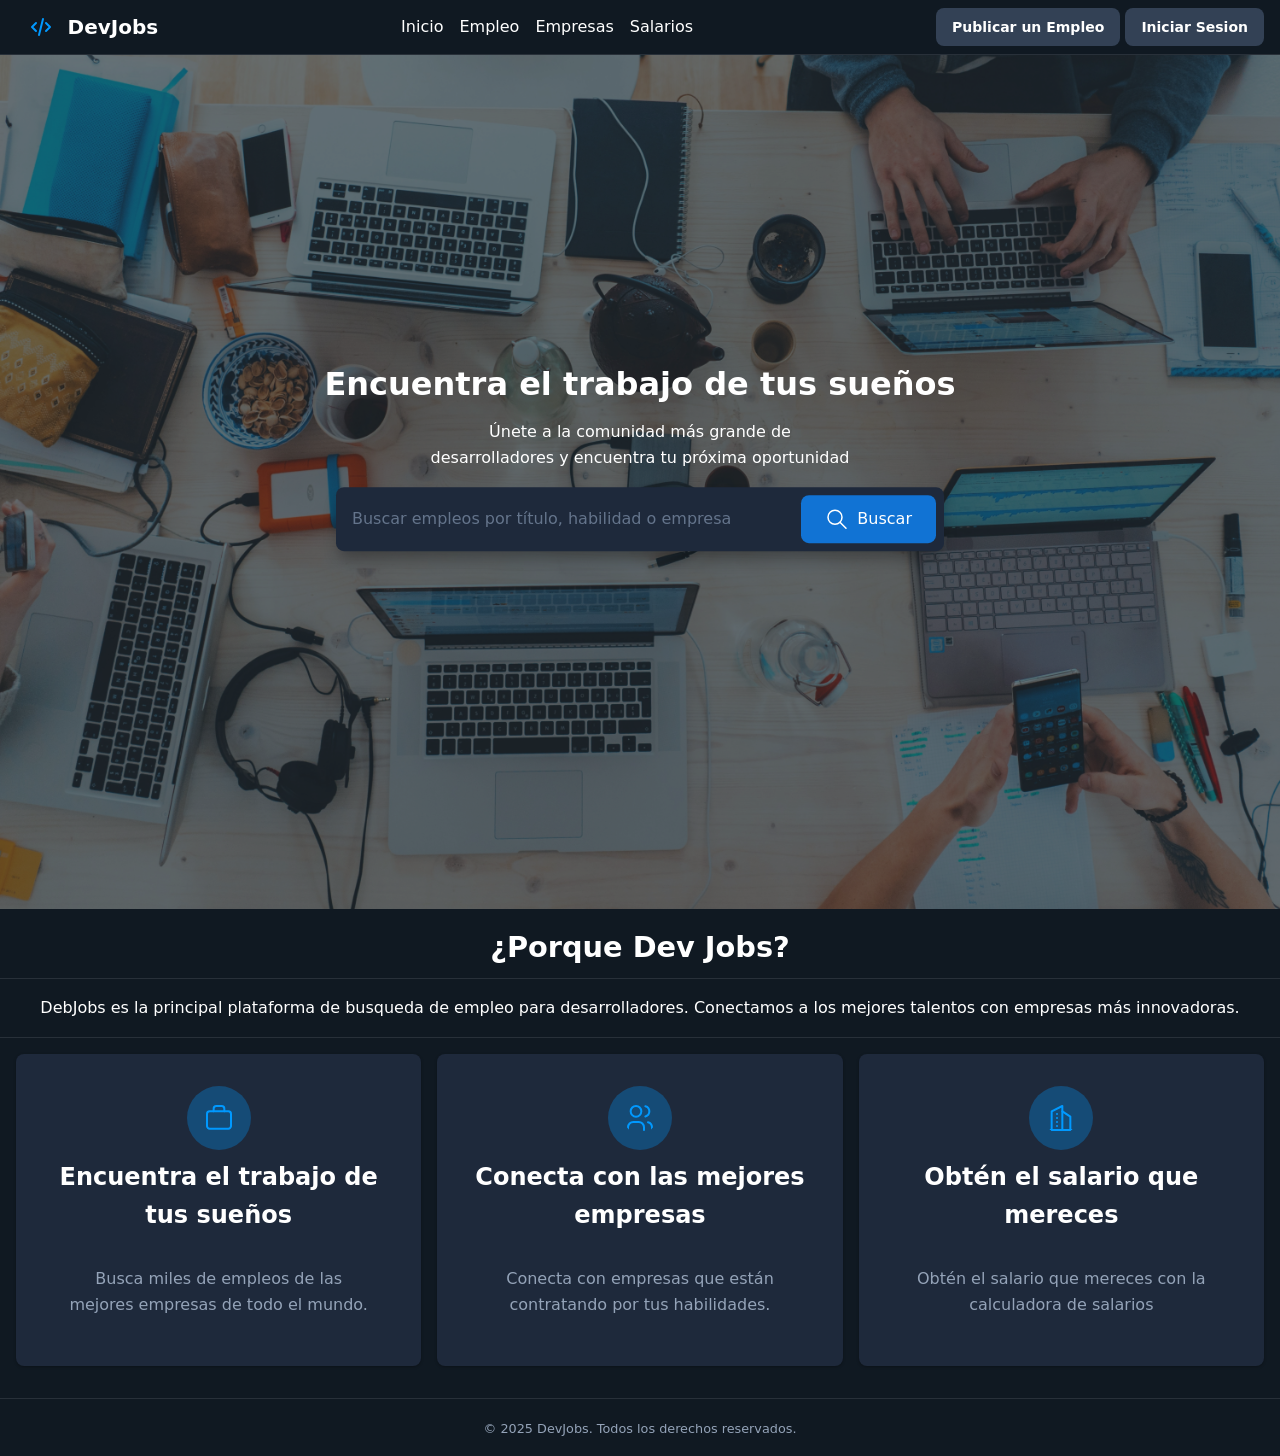
<file: index.html>
<!DOCTYPE html>

<!DOCTYPE html>
<html lang="es">
<head>
    <meta charset="UTF-8">
    <meta name="viewport" content="width=device-width, initial-scale=1.0">
    <title>Bootcamp Midudev</title>
    <meta name="description" content="Bootcamp de Midu Dev para armar un portfolio mas completo">
    <meta name="robots" content="index, follow">
    <meta name="theme-color" content="#000">
    <link rel="icon" type="image/jpg" href="./images/faticon.jpg">
    <link rel="stylesheet" href="./css/styles.css">
    
</head>
<body>
    <header>
        <div class="header-logo">
            <svg xmlns="http://www.w3.org/2000/svg" width="24" height="24" viewBox="0 0 24 24" fill="none" stroke="currentColor" stroke-width="2" stroke-linecap="round" stroke-linejoin="round" class="icon icon-tabler icons-tabler-outline icon-tabler-code"><path stroke="none" d="M0 0h24v24H0z" fill="none"/><path d="M7 8l-4 4l4 4" /><path d="M17 8l4 4l-4 4" /><path d="M14 4l-4 16" /></svg>
            <h2>DevJobs</h2>
        </div>
        <nav>
            <a href="/" target="_blank" class="active">Inicio</a>
            <a href="working.html" target="_blank">Empleo</a>
            <a href="" target="_blank">Empresas</a>
            <a href="" target="_blank">Salarios</a>
        </nav>
        <div class="header-buttons">
            <a href="http://">Publicar un Empleo</a>
            <a href="http://">Iniciar Sesion</a>
        </div>
    </header>
    <main>
        <section>
            <img src="./images/banner.webp" alt="hero-image" class="hero-image" loading="lazy"/>
            <div class="image-info">
                <h1>Encuentra el trabajo de tus sueños</h1>
                <p>Únete a la comunidad más grande de desarrolladores y encuentra tu próxima oportunidad</p>
                <form role="search">
                    <div class="searchBar">
                        <input type="text" placeholder="Buscar empleos por título, habilidad o empresa"></input>
                        <button type="submit">
                            <svg xmlns="http://www.w3.org/2000/svg" width="24" height="24" viewBox="0 0 24 24" fill="none" stroke="currentColor" stroke-width="1.5" stroke-linecap="round" stroke-linejoin="round" class="icon icon-tabler icons-tabler-outline icon-tabler-search"><path stroke="none" d="M0 0h24v24H0z" fill="none"/><path d="M10 10m-7 0a7 7 0 1 0 14 0a7 7 0 1 0 -14 0" /><path d="M21 21l-6 -6" /></svg>
                        Buscar</button>
                    </div>
                </form>
            </div>
        </section>

        <section>
            <header><h2>¿Porque Dev Jobs?</h2></header>
            <p>DebJobs es la principal plataforma de busqueda de empleo para desarrolladores. Conectamos  a los mejores talentos con empresas más innovadoras.</p>
            <footer>
                <article class="article">
                    <svg xmlns="http://www.w3.org/2000/svg" width="24" height="24" viewBox="0 0 24 24" fill="none" stroke="currentColor" stroke-width="1.5" stroke-linecap="round" stroke-linejoin="round" class="icon icon-tabler icons-tabler-outline icon-tabler-briefcase-2"><path stroke="none" d="M0 0h24v24H0z" fill="none"/><path d="M3 9a2 2 0 0 1 2 -2h14a2 2 0 0 1 2 2v9a2 2 0 0 1 -2 2h-14a2 2 0 0 1 -2 -2v-9z" /><path d="M8 7v-2a2 2 0 0 1 2 -2h4a2 2 0 0 1 2 2v2" /></svg>
                    <h2>Encuentra el trabajo de tus sueños</h2>
                    <p>Busca miles de empleos de las mejores empresas de todo el mundo.</p>
                </article>
                 <article class="article">
                    <svg xmlns="http://www.w3.org/2000/svg" width="24" height="24" viewBox="0 0 24 24" fill="none" stroke="currentColor" stroke-width="1.5" stroke-linecap="round" stroke-linejoin="round" class="icon icon-tabler icons-tabler-outline icon-tabler-users"><path stroke="none" d="M0 0h24v24H0z" fill="none"/><path d="M9 7m-4 0a4 4 0 1 0 8 0a4 4 0 1 0 -8 0" /><path d="M3 21v-2a4 4 0 0 1 4 -4h4a4 4 0 0 1 4 4v2" /><path d="M16 3.13a4 4 0 0 1 0 7.75" /><path d="M21 21v-2a4 4 0 0 0 -3 -3.85" /></svg>
                    <h2>Conecta con las mejores empresas</h2>
                    <p>Conecta con empresas que están contratando por tus habilidades.</p>
                </article>
                <article class="article">
                    <svg xmlns="http://www.w3.org/2000/svg" width="24" height="24" viewBox="0 0 24 24" fill="none" stroke="currentColor" stroke-width="1.5" stroke-linecap="round" stroke-linejoin="round" class="icon icon-tabler icons-tabler-outline icon-tabler-building-skyscraper"><path stroke="none" d="M0 0h24v24H0z" fill="none"/><path d="M3 21l18 0" /><path d="M5 21v-14l8 -4v18" /><path d="M19 21v-10l-6 -4" /><path d="M9 9l0 .01" /><path d="M9 12l0 .01" /><path d="M9 15l0 .01" /><path d="M9 18l0 .01" /></svg>
                    <h2>Obtén el salario que mereces</h2>
                    <p>Obtén el salario que mereces con la calculadora de salarios</p>
                </article>
            </footer>
        </section>
    </main>
    <footer>
        <small>&copy; 2025 DevJobs. Todos los derechos reservados.</small>
    </footer>
</body>
</html>
</file>
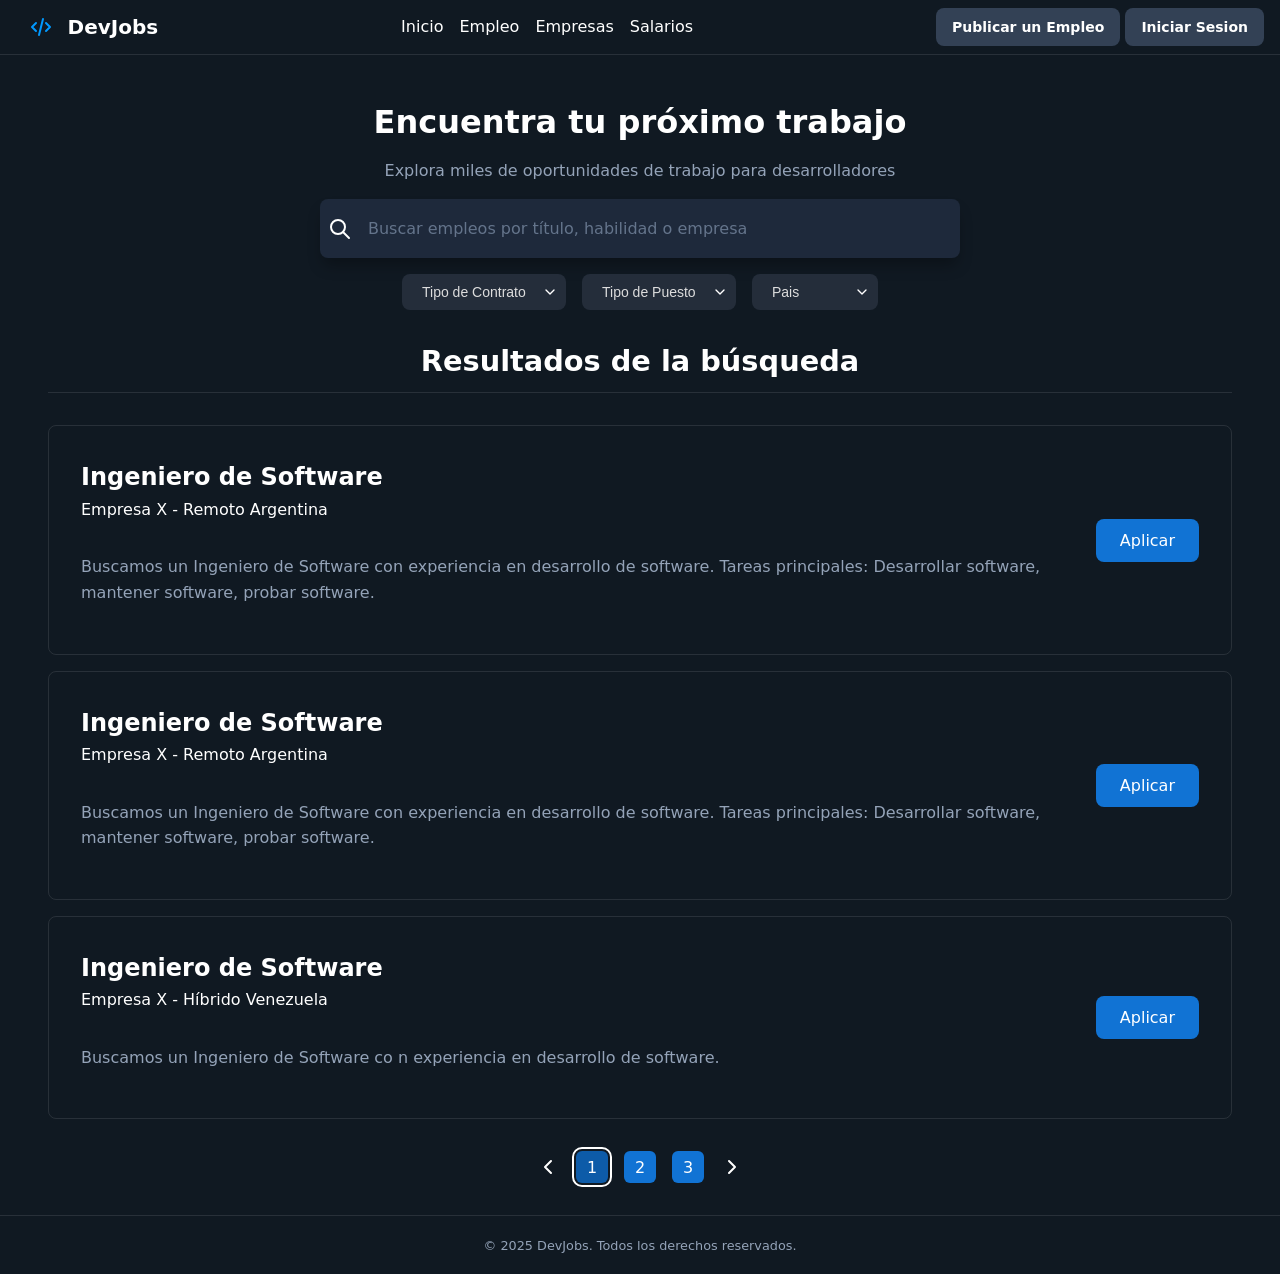
<file: working.html>
<!DOCTYPE html>

<!DOCTYPE html>
<html lang="es">
<head>
    <meta charset="UTF-8">
    <meta name="viewport" content="width=device-width, initial-scale=1.0">
    <title>Bootcamp Midudev - Empleos</title>
    <meta name="description" content="Bootcamp de Midu Dev para armar un portfolio mas completo">
    <meta name="robots" content="index, follow">
    <meta name="theme-color" content="#000">
    <link rel="icon" type="image/jpg" href="./images/faticon.jpg">
    <link rel="stylesheet" href="./css/styles.css">
    <script type="module" src="./js/script.js"></script>
    
</head>
<body>
    <header>
        <div class="header-logo">
            <svg xmlns="http://www.w3.org/2000/svg" width="24" height="24" viewBox="0 0 24 24" fill="none" stroke="currentColor" stroke-width="2" stroke-linecap="round" stroke-linejoin="round" class="icon icon-tabler icons-tabler-outline icon-tabler-code"><path stroke="none" d="M0 0h24v24H0z" fill="none"/><path d="M7 8l-4 4l4 4" /><path d="M17 8l4 4l-4 4" /><path d="M14 4l-4 16" /></svg>

            <h2>DevJobs</h2>
        </div>
        <nav>
            <a href="/">Inicio</a>
            <a href="" class="active" target="_blank">Empleo</a>
            <a href="" target="_blank">Empresas</a>
            <a href="" target="_blank">Salarios</a>
        </nav>
        <div class="header-buttons">
            <a href="http://">Publicar un Empleo</a>
            <a href="http://">Iniciar Sesion</a>
        </div>
    </header>
    <main class="jobs-container">
        <section>
            <div class="info-section">
                <h1>Encuentra tu próximo trabajo</h1>
                <p>Explora miles de oportunidades de trabajo para desarrolladores</p>
                <form role="search" id="searchForm" name="searchForm">
                    <div class="searchBar">
                        <svg xmlns="http://www.w3.org/2000/svg" width="24" height="24" viewBox="0 0 24 24" fill="none" stroke="currentColor" stroke-width="2" stroke-linecap="round" stroke-linejoin="round" class="icon icon-tabler icons-tabler-outline icon-tabler-search"><path stroke="none" d="M0 0h24v24H0z" fill="none"/><path d="M3 10a7 7 0 1 0 14 0a7 7 0 1 0 -14 0" /><path d="M21 21l-6 -6" /></svg>
                        <input id="empleos-search-input" type="text" placeholder="Buscar empleos por título, habilidad o empresa">
                        </input>
                    </div>
                        <div class="options-search">
                            <select name="tipo-contrato" id="filter-contract" class="filter-section">
                                <option value="">Tipo de Contrato</option>
                                <option value="remoto">Remoto</option>
                                <option value="presencial">Presencial</option>
                                <option value="híbrido">Híbrido</option>
                            </select>
                            <select name="categoria" id="filter-tecnology" class="filter-section">
                                <option value="">Tipo de Puesto</option>
                                <option value="tecnologia">Tecnologia</option>
                                <option value="marketing">Marketing</option>
                                <option value="finanzas">Finanzas</option>
                                <option value="salud">Salud</option>
                                <option value="servicios">Servicios</option>
                                <option value="otros">Otros</option>
                            </select>
                            <select name="ubicacion" id="filter-location" class="filter-section">
                                <option value="">Pais</option>
                                <option value="argentina">Argentina</option>
                                <option value="chile">Chile</option>
                                <option value="colombia">Colombia</option>
                                <option value="peru">Peru</option>
                                <option value="uruguay">Uruguay</option>
                                <option value="venezuela">Venezuela</option>
                            </select>
                        </div>
                </form>
            
              
                <pan id="message-filter" class="messageFilter"></pan>
            </div>
        </section>

        <section class="jobs-results">
            <header><h2>Resultados de la búsqueda</h2></header>
            <div class="message-noresult"></div>
            <div class="jobs-container">
                <article data-modalidad="remoto" data-categoria="tecnologia" data-ubicacion="argentina" class="article jobs-listing-card">
                    <div>
                        <h2>Ingeniero de Software</h2>
                        <span>Empresa X - Remoto</span>
                        <span class="job-location">Argentina</span>
                        <p>Buscamos un Ingeniero de Software con experiencia en desarrollo de software. Tareas principales:  Desarrollar software, mantener software, probar software.</p>
                    </div>
                    <button class="btn-applied-job">Aplicar</button>
                </article>
                <article data-modalidad="remoto" data-categoria="tecnologia" data-ubicacion="argentina" class="article jobs-listing-card">
                    <div>
                        <h2>Ingeniero de Software</h2>
                        <span>Empresa X - Remoto</span>
                        <span class="job-location">Argentina</span>
                        <p>Buscamos un Ingeniero de Software con experiencia en desarrollo de software. Tareas principales:  Desarrollar software, mantener software, probar software.</p>
                    </div>
                    <button class="btn-applied-job" >Aplicar</button>
                </article>
                <article data-modalidad="híbrido" data-categoria="marketing" data-ubicacion="venezuela" class="article jobs-listing-card">   
                    <div>
                        <h2>Ingeniero de Software</h2>
                        <span>Empresa X - Híbrido</span>
                        <span class="job-location">Venezuela</span>
                        <p>Buscamos un Ingeniero de Software co n experiencia en desarrollo de software.</p>
                    </div>
                    <button class="btn-applied-job">Aplicar</button>
                </article>
             </div>
            <nav class="pagination">
                <svg xmlns="http://www.w3.org/2000/svg" width="24" height="24" viewBox="0 0 24 24" fill="none" stroke="currentColor" stroke-width="2" stroke-linecap="round" stroke-linejoin="round" class="icon icon-tabler icons-tabler-outline icon-tabler-chevron-left"><path stroke="none" d="M0 0h24v24H0z" fill="none"/><path d="M15 6l-6 6l6 6" /></svg>
                <a class="is-active">1</a>
                <a>2</a>
                <a>3</a>
                <svg xmlns="http://www.w3.org/2000/svg" width="24" height="24" viewBox="0 0 24 24" fill="none" stroke="currentColor" stroke-width="2" stroke-linecap="round" stroke-linejoin="round" class="icon icon-tabler icons-tabler-outline icon-tabler-chevron-right"><path stroke="none" d="M0 0h24v24H0z" fill="none"/><path d="M9 6l6 6l-6 6" /></svg>
            </nav>
        </section>
    </main>
    <footer>
        <small>&copy; 2025 DevJobs. Todos los derechos reservados.</small>
    </footer>
</body>
</html>
</file>
<file: css/styles.css>
@font-face {
    font-family: 'Inter Variable';
    font-style: normal;
    font-display: swap;
    font-weight: 100 900;
    src: url(https://cdn.jsdelivr.net/fontsource/fonts/inter:vf@latest/latin-wght-normal.woff2) format('woff2-variations');
    unicode-range: U+0000-00FF, U+0131, U+0152-0153, U+02BB-02BC, U+02C6, U+02DA, U+02DC, U+0304, U+0308, U+0329, U+2000-206F, U+20AC, U+2122, U+2191, U+2193, U+2212, U+2215, U+FEFF, U+FFFD;
}


:root {
    --primary: #1173d4;
    --primary-dark: #0a3d66;
    --primary-hover: #0d5ba8;
    --primary-light: #09f;
    --background: #fff;
    --background-light: #f6f7f8;
    --background-dark: #101922;
    --text-primary: #fff;
    --text-secondary: #cdb5e1;
    --text-muted: #94a3b8;
    --border: rgba(255, 255, 255, 0.1);
    --card-bg: #1e293b;
    --shadow: rgba(0, 0, 0, 0.3);
    --input-bg: #1e293b;
    --hsla-example: hsla(210, 100%, 56%, 1);
    --icon-color: rgba(0,153,255,0.3)

}

* {
    box-sizing: border-box;
    margin: 0;
    padding: 0;
}

body {
    font-family: system-ui;
    background-color: var(--background-dark);
    color: var(--text-primary);
    min-height: 100vh;
    display: flex;
    flex-direction: column;
    line-height: 1.6;
}

a {
    color: var(--text-primary);
    text-decoration: none;
}

/* Títulos principales */
h1 {
    font-size: 1.5rem;
    line-height: 1.2;
    text-wrap: balance;
    display: flex;
    justify-content: center;
    align-items: center;
    gap: 0.5rem;
    padding-top: 1rem;

    svg {
        width: 2rem;
        height: 2rem;
        color: var(--primary-light);
    }
}


h1+p {
    text-wrap: balance;
    margin-bottom: 2rem;
    text-align: center;
}

header {
    border-bottom: 1px solid var(--border);
    background-color: var(--background-dark);
    padding: .5rem 1rem;
    display: flex;
    align-items: center;
    justify-content: space-between;
    gap: 2rem;

    svg {
        width: 50px;
        color: var(--primary-light);
    }

    h2 {
        font-size: 1.25rem;
        font-weight: 700;
        color: var(--text-primary);
    }

}

.header-logo {
    display: flex;
    align-items: center;
    gap: .1rem;
}

/* Botones del Header */
header div a {
    padding: 0.5rem 1rem;
    border-radius: 0.5rem;
    background-color: #334155;
    color: var(--text-primary);
    display: inline-block;
    font-size: 0.875rem;
    font-weight: 700;
    text-decoration: none;
    justify-content: flex-end;
}


nav {
    display: flex;
    align-items: center;
    gap: 1rem;

    a {
        text-decoration: none;
        color: var(--text-primary);
        font-weight: 500;
        transition: color .3s ease;

        &:hover,
        &:focus {
            color: var(--primary);
            outline: none;
        }

    }
}




.hero-image {
    width: 100%;
    aspect-ratio: 6000/4000;
}

/* Formulario de Búsqueda */
form {
    max-width: 42rem;
    width: 100%;
    margin: 0 auto;
    padding-inline: 1rem;
}

form>.searchBar {
    display: flex;
    align-items: center;
    background-color: var(--input-bg);
    border-radius: 0.5rem;
    box-shadow: 0 10px 15px -3px var(--shadow);
    padding: 0.5rem;
    gap: 0.5rem;
}

form span {
    padding-left: 0.75rem;
    color: var(--text-muted);
    display: flex;
    align-items: center;
    flex-shrink: 0;
}

form input[type="text"] {
    flex: 1;
    background: transparent;
    outline: none;
    color: var(--text-primary);
    padding: 0.75rem 0.5rem;
    font-size: 1rem;
    font-family: inherit;
    border: none;

}

form input[type="text"]::placeholder {
    color: #64748b;
}

button {
    padding: 0.75rem 1.5rem;
    border-radius: 0.5rem;
    background-color: var(--primary);
    color: white;
    font-weight: 400;
    border: none;
    cursor: pointer;
    transition: all 0.2s;
    font-family: inherit;
    font-size: 1rem;
    white-space: nowrap;
    display: flex;
    justify-content: center;
    align-items: center;
    gap: 0.5rem;

    &:hover,
    &:focus {
        background-color: var(--primary-hover);
        outline: 2px solid white;
        outline-offset: 2px;
    }

    &:active {
        transform: scale(0.80)
    }

    &:disabled {
        opacity: .5;
        pointer-events: none;
    }
}

/* Main Section */

main {
    section:nth-child(1) {
        .hero-image {
            position: relative;
            opacity: .4;
        }

        .image-info {
            position: absolute;
            top: 50%;
            left: 50%;
            transform: translate(-50%, -50%);
            text-align: center;

            h1 {
                font-size: 2rem;
                margin-bottom: 0;
            }

            p {
                margin-top: 1rem;
                margin-bottom: 1rem;
            }
        }

       

    }

    section:nth-child(2) {
        text-align: center;

        header {
            text-align: center;
            display: flex;
            align-items: center;
            justify-content: center;

            h2 {
                text-align: center;
                font-size: 1.8rem;
                margin-bottom: 0;
                text-align: center;
            }

        }

        p {
            padding: 1rem;
        }
    }
}

/* Jobs */

 .jobs-container {
    margin-top: 2rem;
        .info-section {
                display: flex;
                flex-direction: column;
                justify-content: center;
                align-items: center;
                h1 {
                    font-size: 2rem;
                }
                p {
                    margin: 1rem 0;
                    color: var(--text-muted);
                }

                .options-search {
                    display: flex;
                    flex-wrap: wrap;
                    gap: 1rem;
                    justify-content: center;
                    text-align: center;
                    margin-top: 1rem;
                }

                input {
                    background-color: var(--input-bg);
                }

                .options {
                    display: flex;
                    flex-wrap: wrap;
                    gap: 1rem;
                }
        }

        .jobs-results {
            padding: 0 1rem;
            width: 95%;
            margin: 0 auto;
            
            footer {
                display: flex;
                flex-direction: column;
                gap: 1rem;
                text-align: left;
            }
            .article {
                background: none;
                box-shadow: none;
                border: 1px solid var(--border);
                display: flex;
                flex-direction: row;
                justify-content: space-between;
                align-items: center;
                width: 100%;
                gap: 10px;
                div {
                    text-align: left;
                    p {
                        padding: 1rem 0;
                    }
                }
                button {
                    text-align: center;
                    justify-content: center;
                }
            }
        }
 }

 .pagination {
    display: flex;
    justify-content: center;
    gap: 1rem;
    margin-block: 2rem;
    a {
        display: flex;
        align-items: center;
        justify-content: center;
        width: 2rem;
        height: 2rem;
        background-color: var(--primary);
        color: white;
        border-radius: 0.375rem;
        text-decoration: none;
        font-size: 1rem;
        cursor: pointer;
    
        transition: all .2s;
        &:hover {
            background-color: var(--background);
            outline: 2px solid white;
            outline-offset: 2px;
            color: var(--background-dark);
        }

        &.is-active {
            background-color: var(--primary-hover);
            outline: 2px solid white;
            outline-offset: 2px;
        }
    }
 }

 .message-noresult {
    flex-direction: row;
    align-items: center;
    justify-content: center;
    font-weight: 400;
 }

 select {
  padding: 0.625rem 1.25rem;
  background-color: #242d3a;
  border: 0;
  border-radius: 0.5rem;
  font-size: 0.875rem;
  color: #ddd;
  cursor: pointer;
  transition: all 0.2s;
  appearance: none;
  background-image: url("data:image/svg+xml,%3Csvg xmlns='http://www.w3.org/2000/svg' width='16' height='16' viewBox='0 0 24 24' fill='none' stroke='white' stroke-width='2' stroke-linecap='round' stroke-linejoin='round'%3E%3Cpolyline points='6 9 12 15 18 9'/%3E%3C/svg%3E");
  background-repeat: no-repeat;
  background-position: right 0.5rem center;
  padding-right: 2.5rem;

  &:hover {
    background-color: var(--primary-hover);
    color: white;
  }

  &:focus {
    outline: 2px solid #1173d4;
    outline-offset: 2px;
  }
}

/* Features */

main > section:nth-child(2) footer {
    display: grid;
    grid-template-columns: repeat(auto-fit, minmax(250px, 1fr));
    gap: 1rem;
}


.messageFilter {
    margin: 10px 0;
}


article {
    background-color: var(--card-bg);
    padding: 2rem;
    border-radius: .5rem;
    margin-bottom: 1rem;
    box-shadow: 0 1px 3px 0 var(--shadow);
    svg {
        width: 4rem;
        height: 4rem;
        color: var(--primary-light);
        border-radius: 100%;
        background-color: var(--icon-color);
        padding: 1rem;
    }

    p {
        margin-top: 1rem;
        color: var(--text-muted);
    }

    h3 {
        font-weight: 600;
    }
}

footer {
    background-color: var(--background-dark);
    border-top: 1px solid var(--border);
    padding: 1rem;
    text-align: center;

    small {
        color: var(--text-muted);
        font-size: .8rem;
    }
}

#apply-button {
    background-color: var(--primary-light);
    color: white;
    border-radius: 0.375rem;
    text-decoration: none;
    font-size: 1rem;
    cursor: pointer;
    transition: all .2s;
    &:hover {
        background-color: var(--primary-hover);
        outline: 2px solid white;
        outline-offset: 2px;
    }
}

.btn-applied-job {
    &.is-applied {
        background-color: #4caf50;
        pointer-events: none;
    }
}
</file>
